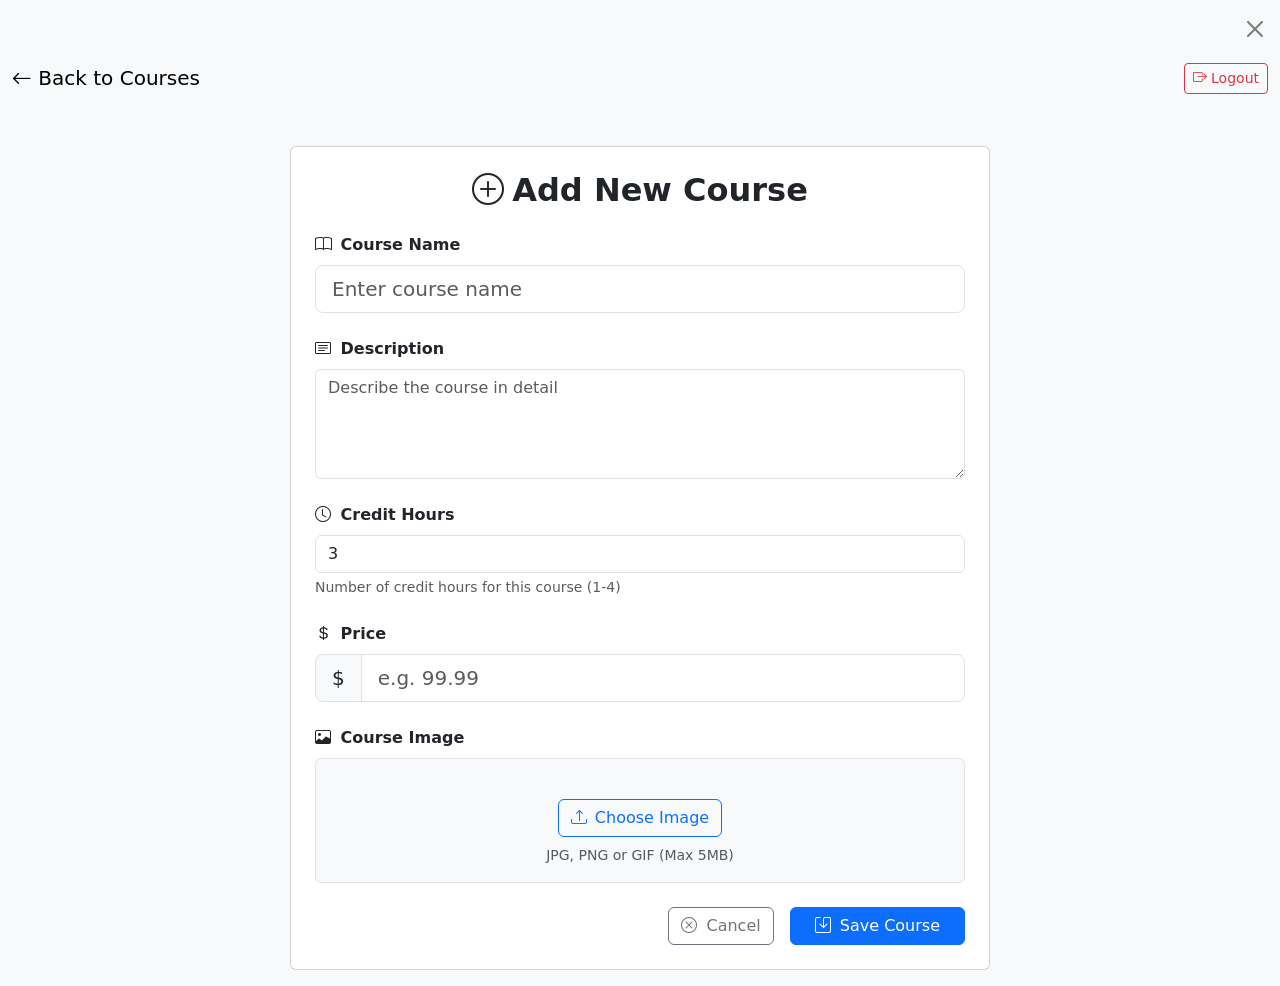
<file: src/main/resources/templates/add-course.html>
<!DOCTYPE html>
<html xmlns:th="http://www.thymeleaf.org" lang="en"
      xmlns:sec="http://www.thymeleaf.org/extras/spring-security">
<head>
    <meta charset="UTF-8">
    <title>Add New Course</title>
    <link href="https://cdn.jsdelivr.net/npm/bootstrap@5.3.0/dist/css/bootstrap.min.css" rel="stylesheet">
    <link rel="stylesheet" href="https://cdn.jsdelivr.net/npm/bootstrap-icons@1.9.1/font/bootstrap-icons.css">
    <link rel="stylesheet" th:href="@{/css/courses.css}">
</head>
<body class="bg-light">

<!-- Notification Container -->
<div id="notification" class="notification">
    <div class="alert alert-dismissible fade show" role="alert">
        <span id="notificationMessage"></span>
        <button type="button" class="btn-close" onclick="hideNotification()"></button>
    </div>
</div>

<nav class="navbar navbar-expand-lg navbar-light bg-light mb-4">
    <div class="container-fluid">
        <a class="navbar-brand"
           th:href="@{${@environment.getProperty('app.paths.frontend-base')} + ${@environment.getProperty('app.paths.course-base')}}">
            <i class="bi bi-arrow-left"></i> Back to Courses
        </a>
        <div class="d-flex">
            <button id="logoutBtn" class="btn btn-outline-danger btn-sm">
                <i class="bi bi-box-arrow-right"></i> Logout
            </button>
        </div>
    </div>
</nav>

<div class="container py-3">
    <div class="card mx-auto" style="max-width: 700px;">
        <div class="card-body p-4">
            <h2 class="card-title mb-4 text-center fw-bold">
                <i class="bi bi-plus-circle me-2"></i>Add New Course
            </h2>

            <form id="courseForm" onsubmit="submitForm(event)">
                <!-- Course Name -->
                <div class="mb-4">
                    <label for="name" class="form-label fw-semibold">
                        <i class="bi bi-book me-1"></i> Course Name
                    </label>
                    <input type="text" id="name" name="name" class="form-control form-control-lg"
                           placeholder="Enter course name" required>
                </div>

                <!-- Description -->
                <div class="mb-4">
                    <label for="description" class="form-label fw-semibold">
                        <i class="bi bi-card-text me-1"></i> Description
                    </label>
                    <textarea id="description" name="description" class="form-control"
                              rows="4" placeholder="Describe the course in detail" required></textarea>
                </div>

                <!-- Credit Hours -->
                <div class="mb-4">
                    <label for="creditHours" class="form-label fw-semibold">
                        <i class="bi bi-clock me-1"></i> Credit Hours
                    </label>
                    <input type="number" id="creditHours" name="creditHours" class="form-control"
                           min="1" max="10" value="3" required>
                    <div class="form-text">Number of credit hours for this course (1-4)</div>
                </div>

                <!-- Cost -->
                <div class="mb-4">
                    <label for="cost" class="form-label fw-semibold">
                        <i class="bi bi-currency-dollar me-1"></i> Price
                    </label>
                    <div class="input-group input-group-lg">
                        <span class="input-group-text">$</span>
                        <input type="number" id="cost" name="cost" step="0.01" min="0"
                               class="form-control" placeholder="e.g. 99.99" required>
                    </div>
                </div>

                <!-- Image Upload -->
                <div class="mb-4">
                    <label for="imageFile" class="form-label fw-semibold">
                        <i class="bi bi-image me-1"></i> Course Image
                    </label>
                    <div class="border rounded p-3 text-center bg-light">
                        <img id="imagePreview" class="img-fluid course-image-preview mb-3">
                        <div class="d-flex flex-column align-items-center">
                            <input type="file" id="imageFile" name="imageFile"
                                   class="form-control d-none" accept="image/*" required
                                   onchange="previewImage(this)">
                            <button type="button" class="btn btn-outline-primary mb-2"
                                    onclick="document.getElementById('imageFile').click()">
                                <i class="bi bi-upload me-2"></i>Choose Image
                            </button>
                            <small class="text-muted">JPG, PNG or GIF (Max 5MB)</small>
                        </div>
                    </div>
                </div>

                <!-- Submit Buttons -->
                <div class="d-grid gap-2 d-md-flex justify-content-md-end mt-4">
                    <button type="button" class="btn btn-outline-secondary me-md-2"
                            onclick="window.location.href=FRONTEND_BASE + COURSE_BASE">
                        <i class="bi bi-x-circle me-1"></i> Cancel
                    </button>
                    <button type="submit" class="btn btn-primary px-4" id="submitBtn">
                        <span class="spinner-border spinner-border-sm d-none" id="submitSpinner" role="status"></span>
                        <i class="bi bi-save me-1"></i> Save Course
                    </button>
                </div>
            </form>
        </div>
    </div>
</div>

<script>
  window.APP_CONFIG = {
    apiBase: "[[${@environment.getProperty('app.paths.api-base')}]]",
    authBase: "[[${@environment.getProperty('app.paths.auth-base')}]]",
    frontendBase: "[[${@environment.getProperty('app.paths.frontend-base')}]]",
    courseBase: "[[${@environment.getProperty('app.paths.course-base')}]]"
  };
</script>


<script th:src="@{/js/addCourse.js}"></script>

</body>
</html>
</file>
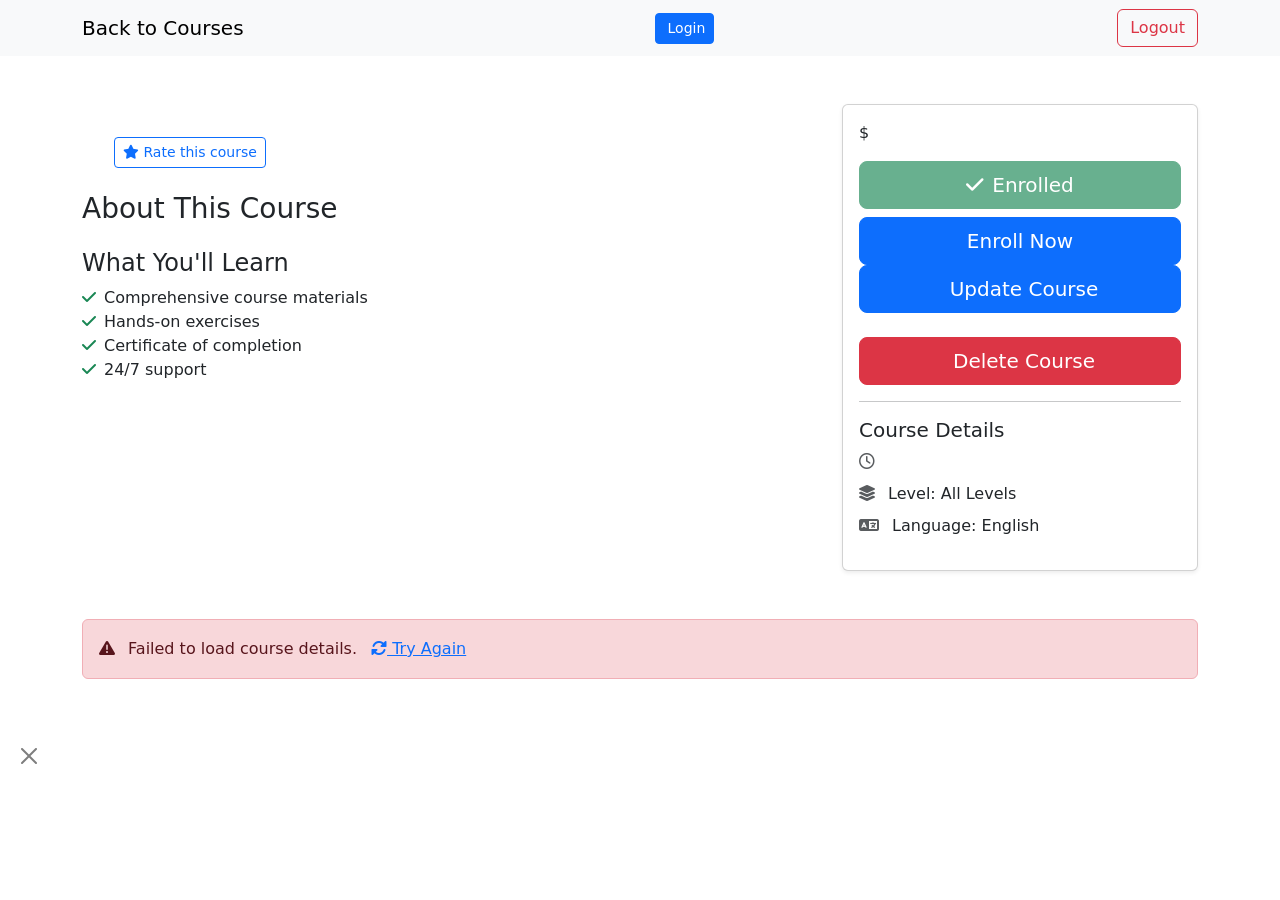
<file: src/main/resources/templates/course-details.html>
<!DOCTYPE html>
<html xmlns:th="http://www.thymeleaf.org" xmlns:sec="http://www.thymeleaf.org/extras/spring-security">
<head>
    <meta charset="UTF-8">
    <meta name="viewport" content="width=device-width, initial-scale=1.0">
    <title>Course Details</title>
    <link href="https://cdn.jsdelivr.net/npm/bootstrap@5.3.0/dist/css/bootstrap.min.css" rel="stylesheet">
    <link rel="stylesheet" href="https://cdnjs.cloudflare.com/ajax/libs/font-awesome/6.0.0/css/all.min.css">
    <link rel="stylesheet" th:href="@{/css/course-details.css}">
</head>
<body>
<nav class="navbar navbar-expand-lg navbar-light bg-light">
    <div class="container">
        <a class="navbar-brand"
           th:href="@{${@environment.getProperty('app.paths.frontend-base')} + ${@environment.getProperty('app.paths.course-base')}}">
            <i class="bi bi-arrow-left"></i> Back to Courses
        </a>

        <a sec:authorize="!isAuthenticated()"
           th:href="@{|${@environment.getProperty('app.paths.frontend-base')}/login|}"
           class="btn btn-primary btn-sm me-2">
            <i class="bi me-1"></i> Login
        </a>
        <div class="d-flex" sec:authorize="isAuthenticated()">
            <button id="logoutBtn" class="btn btn-outline-danger">
                <i class="bi bi-box-arrow-right"></i> Logout
            </button>
        </div>
    </div>
</nav>

<!-- TODO add the unenroll button ... it should be okay now-->

<div class="container my-5" th:if="${course != null}">
    <div class="row">
        <div class="col-lg-8">
            <img th:src="${course.imageUrl} ?: 'https://via.placeholder.com/800x400'"
                 class="course-image mb-4"
                 th:alt="${course.name} ?: 'Course Image'"
                 onerror="this.onerror=null; this.src='https://via.placeholder.com/800x400'">

            <h1 th:text="${course.name} ?: 'Untitled Course'"></h1>

            <div class="d-flex align-items-center mb-4">
                <div class="rating me-3" id="ratingStars">
                    <!-- Stars will be inserted here by JavaScript -->
                </div>
                <span class="text-muted me-3" id="averageRating">
                    <!-- Rating value will be inserted here by JavaScript -->
                </span>
                <button th:if="${isEnrolled}" type="button" class="btn btn-sm btn-outline-primary" data-bs-toggle="modal" data-bs-target="#rateCourseModal" sec:authorize="hasRole('ROLE_STUDENT')">
                    <i class="fas fa-star"></i> Rate this course
                </button>
            </div>

            <!-- Rating Modal -->
            <div class="modal fade" id="rateCourseModal" tabindex="-1" aria-labelledby="rateCourseModalLabel" aria-hidden="true" >
                <div class="modal-dialog"  th:if="${isEnrolled}">
                    <div class="modal-content">
                        <div class="modal-header">
                            <h5 class="modal-title" id="rateCourseModalLabel">Rate this course</h5>
                            <button type="button" class="btn-close" data-bs-dismiss="modal" aria-label="Close"></button>
                        </div>
                        <div class="modal-body text-center">
                            <div class="star-rating mb-3">
                                <input type="radio" id="star5" name="rating" value="5" /><label for="star5" title="5 stars">
                                    <i class="far fa-star"></i>
                                </label>
                                <input type="radio" id="star4" name="rating" value="4" /><label for="star4" title="4 stars">
                                    <i class="far fa-star"></i>
                                </label>
                                <input type="radio" id="star3" name="rating" value="3" /><label for="star3" title="3 stars">
                                    <i class="far fa-star"></i>
                                </label>
                                <input type="radio" id="star2" name="rating" value="2" /><label for="star2" title="2 stars">
                                    <i class="far fa-star"></i>
                                </label>
                                <input type="radio" id="star1" name="rating" value="1" /><label for="star1" title="1 star">
                                    <i class="far fa-star"></i>
                                </label>
                            </div>
                            <div id="ratingError" class="text-danger mb-3 d-none">
                                Please select a rating
                            </div>
                        </div>
                        <div class="modal-footer">
                            <button type="button" class="btn btn-secondary" data-bs-dismiss="modal">Cancel</button>
                            <button type="button" class="btn btn-primary" id="submitRating">Submit Rating</button>
                        </div>
                    </div>
                </div>
            </div>

            <div class="course-content">
                <h3>About This Course</h3>
                <p class="lead" th:text="${course.description} ?: 'No description available.'"></p>

                <div class="mt-4">
                    <h4>What You'll Learn</h4>
                    <ul class="list-unstyled">
                        <li><i class="fas fa-check text-success me-2"></i>Comprehensive course materials</li>
                        <li><i class="fas fa-check text-success me-2"></i>Hands-on exercises</li>
                        <li><i class="fas fa-check text-success me-2"></i>Certificate of completion</li>
                        <li><i class="fas fa-check text-success me-2"></i>24/7 support</li>
                    </ul>
                </div>
            </div>
        </div>

        <div class="col-lg-4">
            <div class="card shadow-sm">
                <div class="card-body">
                    <div class="price mb-3">
                        $<span th:text="${#numbers.formatDecimal(course.cost, 0, 2)}"></span>
                    </div>

                    <div class="d-grid gap-2" sec:authorize="!hasRole('ROLE_ADMIN') ">
                        <button class="btn btn-success btn-lg" disabled th:if="${isEnrolled}">
                            <i class="fas fa-check me-2"></i>Enrolled
                        </button>
                        <button class="btn btn-primary btn-lg enroll-btn" sec:authorize="isAuthenticated()" th:if="${isEnrolled == false}">
                            Enroll Now
                        </button>
                    </div>

                    <div class="d-grid gap-2" sec:authorize="hasRole('ROLE_ADMIN')">
                        <a class="btn btn-primary btn-lg enroll-btn"
                           th:href="${@environment.getProperty('app.paths.frontend-base')} + ${@environment.getProperty('app.paths.course-base')} + '/update/' + ${course.id}">
                            <i class="bi bi-pencil-square me-2"></i>Update Course
                        </a>
                    </div>
                    <br>

                      <div class="d-grid gap-2" sec:authorize="hasRole('ROLE_ADMIN')">
                        <a class="btn btn-danger btn-lg deleteCourse-btn">

                            <i class="bi bi-pencil-square me-2"></i>Delete Course
                        </a>
                    </div>

                    <hr>

                    <div class="mb-3">
                        <h5>Course Details</h5>
                        <ul class="list-unstyled">
                            <li class="mb-2">
                                <i class="far fa-clock me-2 text-muted"></i>
                                <span th:text="'Duration: ' + ${course.creditHours} + ' hours'"></span>
                            </li>
                            <li class="mb-2">
                                <i class="fas fa-layer-group me-2 text-muted"></i>
                                <span>Level: All Levels</span>
                            </li>
                            <li class="mb-2">
                                <i class="fas fa-language me-2 text-muted"></i>
                                <span>Language: English</span>
                            </li>
                        </ul>
                    </div>
                </div>
            </div>
        </div>
    </div>
</div>

<div class="container my-5" th:unless="${course != null}">
    <div class="alert alert-danger" role="alert">
        <i class="fas fa-exclamation-triangle me-2"></i>
        Failed to load course details.
        <button class="btn btn-link p-0 ms-2" onclick="window.location.reload()">
            <i class="fas fa-sync-alt"></i> Try Again
        </button>
    </div>
</div>

<script>
  window.APP_CONFIG = {
    apiBase: "[[${@environment.getProperty('app.paths.api-base')}]]",
    authBase: "[[${@environment.getProperty('app.paths.auth-base')}]]",
    frontendBase: "[[${@environment.getProperty('app.paths.frontend-base')}]]",
    courseBase: "[[${@environment.getProperty('app.paths.course-base')}]]",
    userBase: "[[${@environment.getProperty('app.paths.user-base')}]]",
    enrollmentBase: "[[${@environment.getProperty('app.paths.enrollment-base')}]]"
  };
</script>


<!-- Notification box -->

<div id="notification" class="notification-container">
    <div id="alertBox" class="alert" role="alert">
        <span id="notificationMessage"></span>
        <button type="button" class="btn-close" onclick="hideNotification()" aria-label="Close"></button>
    </div>
</div>

<!-- Confirmation Modal -->
<div class="modal fade" id="confirmationModal" tabindex="-1" aria-labelledby="confirmationModalLabel" aria-hidden="true">
    <div class="modal-dialog modal-dialog-centered">
        <div class="modal-content">
            <div class="modal-header bg-light">
                <h5 class="modal-title" id="confirmationModalLabel">Confirm Action</h5>
                <button type="button" class="btn-close" data-bs-dismiss="modal" aria-label="Close"></button>
            </div>
            <div class="modal-body" id="confirmationMessage">
                <!-- Message will be inserted here -->
            </div>
            <div class="modal-footer">
                <button type="button" class="btn btn-secondary" data-bs-dismiss="modal">Cancel</button>
                <button type="button" class="btn btn-primary" id="confirmAction">Confirm</button>
            </div>
        </div>
    </div>
</div>

<script src="https://cdn.jsdelivr.net/npm/bootstrap@5.3.0/dist/js/bootstrap.bundle.min.js"></script>
<script th:src="@{/js/course-details.js}"></script>
</body>
</html>
</file>
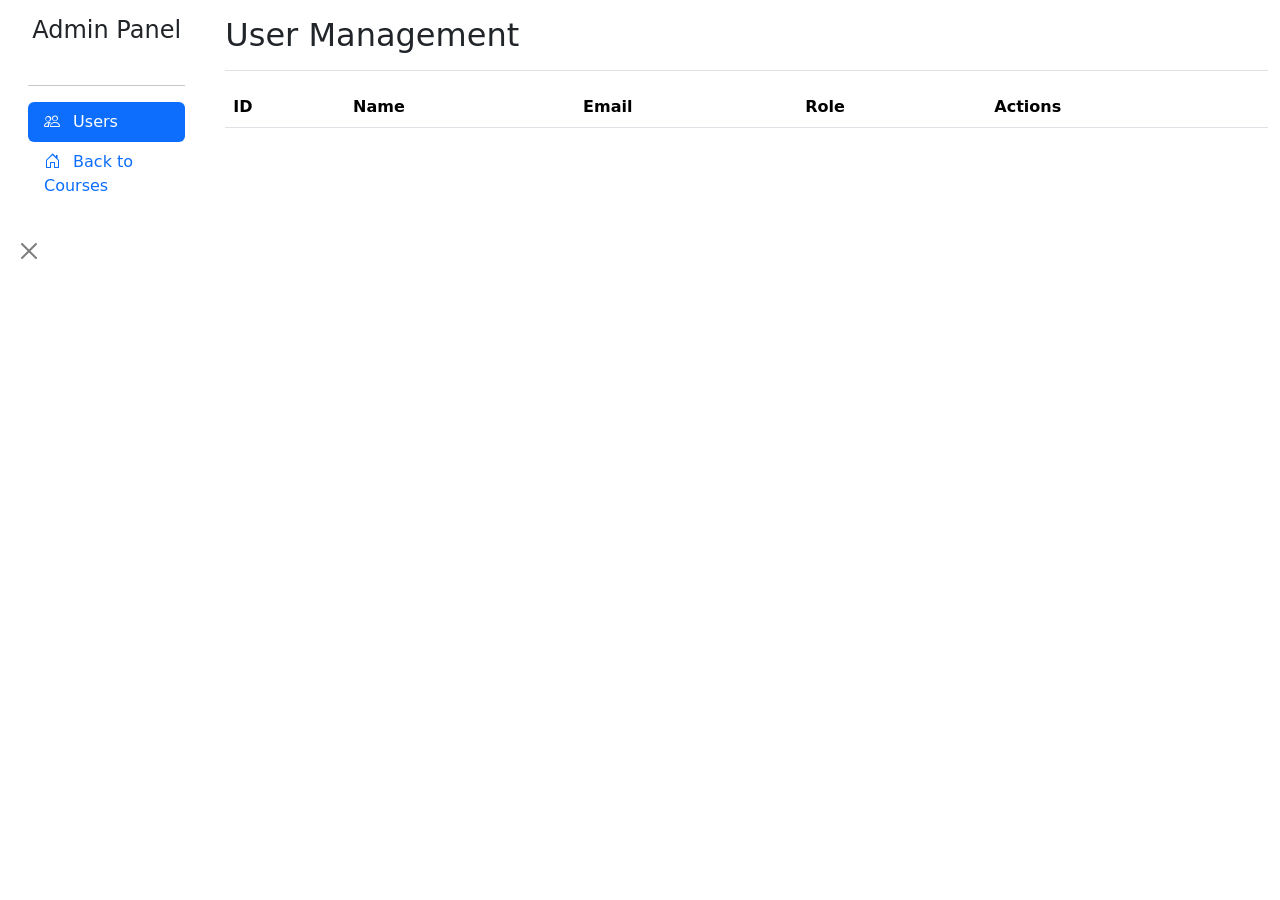
<file: src/main/resources/templates/dashboard-admin.html>
<!DOCTYPE html>
<html xmlns:th="http://www.thymeleaf.org"
      xmlns:sec="http://www.thymeleaf.org/extras/spring-security">
<head>
    <meta charset="UTF-8">
    <meta name="viewport" content="width=device-width, initial-scale=1.0">
    <title>Admin Dashboard - Course Center</title>
    <link href="https://cdn.jsdelivr.net/npm/bootstrap@5.3.0/dist/css/bootstrap.min.css" rel="stylesheet">
    <link rel="stylesheet" href="https://cdn.jsdelivr.net/npm/bootstrap-icons@1.10.0/font/bootstrap-icons.css">
    <link rel="stylesheet" th:href="@{/css/dashboard.css}">
    <link rel="stylesheet" th:href="@{/css/course-details.css}">


</head>
<body>

<!--
    TODO i want to show content based on the authentication ... either by separate files or by separate sec:authorize
    TODO Make sure that the url here is only for auth
    TODO in the student dashboard just show it's current enrolled courses and random 3 courses that he is not enrolled and show it's data

-->

<div class="container-fluid">
    <div class="row">
        <!-- Sidebar -->
        <div class="col-md-2 sidebar">
            <div class="d-flex flex-column p-3">
                <h4 class="text-center mb-4">Admin Panel</h4>
                <hr>
                <ul class="nav nav-pills flex-column mb-auto">
                    <li class="nav-item">
                        <a href="#" class="nav-link active" id="users-tab">
                            <i class="bi bi-people me-2"></i> Users
                        </a>
                    </li>
                    <li class="nav-item">
                        <a th:href="@{${@environment.getProperty('app.paths.frontend-base')} + ${@environment.getProperty('app.paths.course-base')}}" class="nav-link">
                            <i class="bi bi-house-door me-2"></i> Back to Courses
                        </a>
                    </li>
                </ul>
            </div>
        </div>

        <!-- Main content -->
        <div class="col-md-10 main-content">
            <div class="d-flex justify-content-between flex-wrap flex-md-nowrap align-items-center pt-3 pb-2 mb-3 border-bottom">
                <h1 class="h2">User Management</h1>
            </div>

            <!-- Users Table -->
            <div class="table-responsive">
                <table class="table table-hover">
                    <thead>
                    <tr>
                        <th>ID</th>
                        <th>Name</th>
                        <th>Email</th>
                        <th>Role</th>
                        <th>Actions</th>
                    </tr>
                    </thead>
                    <tbody id="usersTableBody">
                    <!-- Users will be loaded here via JavaScript -->
                    </tbody>
                </table>
            </div>

            <!-- Pagination -->
            <nav aria-label="Page navigation" class="mt-4">
                <ul class="pagination justify-content-center" id="pagination">
                    <!-- Pagination will be added here via JavaScript -->
                </ul>
            </nav>
        </div>
    </div>
</div>


<!-- Notification box -->

<div id="notification" class="notification-container">
    <div id="alertBox" class="alert" role="alert">
        <span id="notificationMessage"></span>
        <button type="button" class="btn-close" onclick="hideNotification()" aria-label="Close"></button>
    </div>
</div>


<script src="https://cdn.jsdelivr.net/npm/bootstrap@5.3.0/dist/js/bootstrap.bundle.min.js"></script>
<script>

  window.APP_CONFIG = {
    apiBase: "[[${@environment.getProperty('app.paths.api-base')}]]",
    authBase: "[[${@environment.getProperty('app.paths.auth-base')}]]",
    frontendBase: "[[${@environment.getProperty('app.paths.frontend-base')}]]",
    userBase: "[[${@environment.getProperty('app.paths.user-base')}]]",
    courseBase: "[[${@environment.getProperty('app.paths.course-base')}]]"
  };

</script>

<script th:src="@{/js/dashboard.js}"></script>
</body>
</html>
</file>
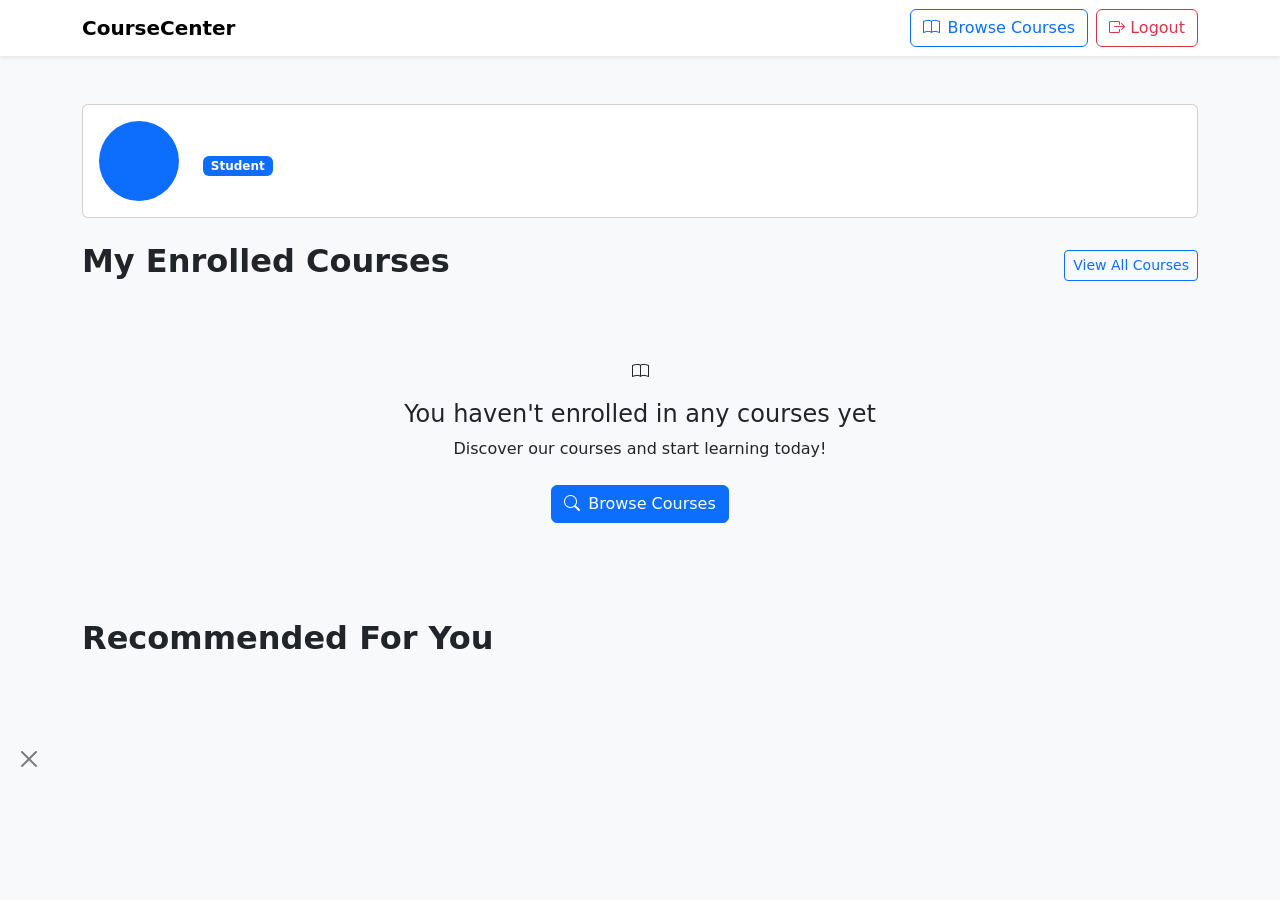
<file: src/main/resources/templates/dashboard-student.html>
<!DOCTYPE html>
<html xmlns:th="http://www.thymeleaf.org"
      xmlns:sec="http://www.thymeleaf.org/extras/spring-security">
<head>
    <meta charset="UTF-8">
    <meta name="viewport" content="width=device-width, initial-scale=1.0">
    <title>Student Dashboard - Course Center</title>
    <link href="https://cdn.jsdelivr.net/npm/bootstrap@5.3.0/dist/css/bootstrap.min.css" rel="stylesheet">
    <link rel="stylesheet" href="https://cdn.jsdelivr.net/npm/bootstrap-icons@1.10.0/font/bootstrap-icons.css">
    <link rel="stylesheet" href="https://cdnjs.cloudflare.com/ajax/libs/font-awesome/6.0.0/css/all.min.css">
    <link rel="stylesheet" th:href="@{/css/dashboard.css}">
</head>
<body class="bg-light">
<!-- Navigation -->
<nav class="navbar navbar-expand-lg navbar-light bg-white shadow-sm mb-4">
    <div class="container">
        <a class="navbar-brand fw-bold" th:href="@{/}">CourseCenter</a>
        <div class="d-flex align-items-center">
            <a th:href="@{${@environment.getProperty('app.paths.frontend-base')} + ${@environment.getProperty('app.paths.course-base')}}"
               class="btn btn-outline-primary me-2">
                <i class="bi bi-book me-1"></i> Browse Courses
            </a>

            <button id="logoutBtn" class="btn btn-outline-danger">
                <i class="bi bi-box-arrow-right"></i> Logout
            </button>
        </div>
    </div>
</nav>

<!-- Main Content -->
<div class="container py-4">
    <!-- User Profile Section -->
    <div class="card mb-4 user-profile-card">
        <div class="card-body">
            <div class="d-flex align-items-center">
                <div class="rounded-circle bg-primary text-white d-flex align-items-center justify-content-center"
                     style="width: 80px; height: 80px; font-size: 2rem;">
                </div>
                <div class="ms-4">
                    <h3 class="mb-1" sec:authentication="principal.fullName"></h3>
                    <p class="text-muted mb-2" sec:authentication="principal.email"></p>
                    <span class="badge bg-primary">Student</span>
                </div>
            </div>
        </div>
    </div>

    <!-- Enrolled Courses Section -->
    <div class="mb-5">
        <div class="d-flex justify-content-between align-items-center mb-4">
            <h2 class="fw-bold">My Enrolled Courses</h2>
            <a th:href="@{${@environment.getProperty('app.paths.frontend-base')} + ${@environment.getProperty('app.paths.course-base')}}"
               class="btn btn-sm btn-outline-primary">View All Courses</a>
        </div>
        <div id="enrolledCourses" class="row g-4">
            <!-- Enrolled courses will be loaded here -->
            <div class="col-12 text-center py-5" id="noEnrolledCourses">
                <div class="empty-state">
                    <i class="bi bi-book"></i>
                    <h4 class="mt-3">You haven't enrolled in any courses yet</h4>
                    <p class="mb-4">Discover our courses and start learning today!</p>
                    <a th:href="@{/courses}" class="btn btn-primary">
                        <i class="bi bi-search me-2"></i>Browse Courses
                    </a>
                </div>
            </div>
        </div>
    </div>

    <!-- Recommended Courses Section -->
    <div class="mb-5">
        <h2 class="fw-bold mb-4">Recommended For You</h2>
        <div id="recommendedCourses">
            <div class="row g-4" id="recommendedCoursesContainer">
                <!-- Recommended courses will be loaded here -->
            </div>
            <div id="loadingSpinner" class="loading-spinner"></div>
        </div>
    </div>
</div>


<!-- Notification box -->

<div id="notification" class="notification-container">
    <div id="alertBox" class="alert" role="alert">
        <span id="notificationMessage"></span>
        <button type="button" class="btn-close" onclick="hideNotification()" aria-label="Close"></button>
    </div>
</div>

<!-- Confirmation Modal -->
<div class="modal fade" id="confirmationModal" tabindex="-1" aria-labelledby="confirmationModalLabel"
     aria-hidden="true">
    <div class="modal-dialog modal-dialog-centered">
        <div class="modal-content">
            <div class="modal-header bg-light">
                <h5 class="modal-title" id="confirmationModalLabel">Confirm Action</h5>
                <button type="button" class="btn-close" data-bs-dismiss="modal" aria-label="Close"></button>
            </div>
            <div class="modal-body" id="confirmationMessage">
                <!-- Message will be inserted here -->
            </div>
            <div class="modal-footer">
                <button type="button" class="btn btn-secondary" data-bs-dismiss="modal">Cancel</button>
                <button type="button" class="btn btn-primary" id="confirmAction">Confirm</button>
            </div>
        </div>
    </div>
</div>
<script src="https://cdn.jsdelivr.net/npm/bootstrap@5.3.0/dist/js/bootstrap.bundle.min.js"></script>
<script>
  window.APP_CONFIG = {
    apiBase: "[[${@environment.getProperty('app.paths.api-base')}]]",
    authBase: "[[${@environment.getProperty('app.paths.auth-base')}]]",
    frontendBase: "[[${@environment.getProperty('app.paths.frontend-base')}]]",
    userBase: "[[${@environment.getProperty('app.paths.user-base')}]]",
    courseBase: "[[${@environment.getProperty('app.paths.course-base')}]]",
    enrollmentBase: "[[${@environment.getProperty('app.paths.enrollment-base')}]]"
  };
</script>
<script th:src="@{/js/dashboard-student.js}"></script>
</body>
</html>
</file>
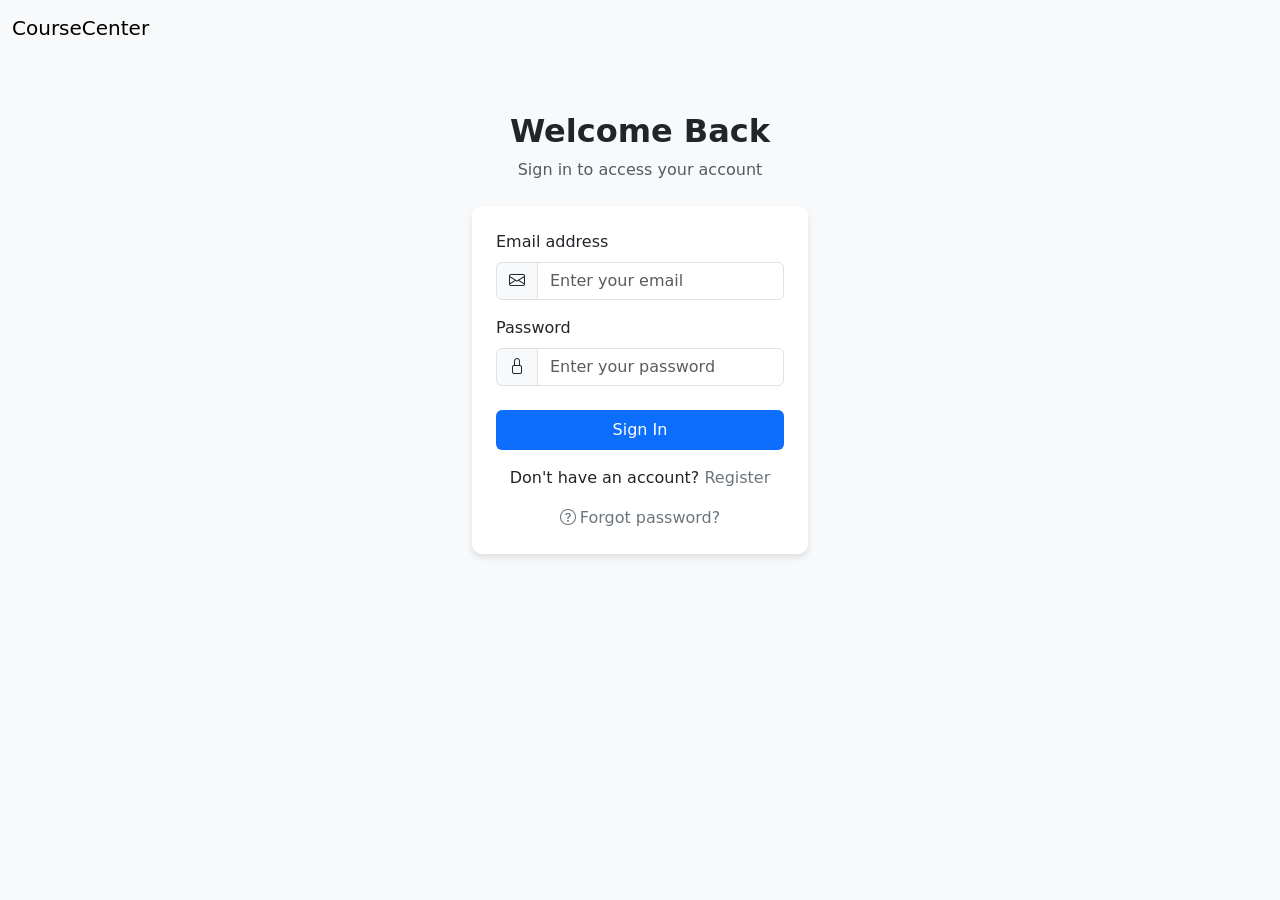
<file: src/main/resources/templates/login.html>
<!DOCTYPE html>
<html xmlns:th="http://www.thymeleaf.org"
      xmlns:sec="http://www.thymeleaf.org/extras/spring-security"
      lang="en">
<head>
    <meta charset="UTF-8">
    <meta name="viewport" content="width=device-width, initial-scale=1.0">
    <title>Login - Course Center</title>
    <link href="https://cdn.jsdelivr.net/npm/bootstrap@5.3.0/dist/css/bootstrap.min.css" rel="stylesheet">
    <link rel="stylesheet" href="https://cdn.jsdelivr.net/npm/bootstrap-icons@1.9.1/font/bootstrap-icons.css">
    <link rel="stylesheet" href="https://cdnjs.cloudflare.com/ajax/libs/font-awesome/6.0.0/css/all.min.css">
    <style>
        body {
            background-color: #f8f9fa;
            min-height: 100vh;
            display: flex;
            flex-direction: column;
        }

        .login-container {
            max-width: 400px;
            margin: auto;
            padding: 2rem;
        }

        .card {
            border: none;
            border-radius: 10px;
            box-shadow: 0 4px 6px rgba(0, 0, 0, 0.1);
            transition: transform 0.2s ease, box-shadow 0.2s ease;
        }

        .card:hover {
            transform: translateY(-5px);
            box-shadow: 0 8px 16px rgba(0, 0, 0, 0.1);
        }

        .form-control:focus {
            border-color: #0d6efd;
            box-shadow: 0 0 0 0.25rem rgba(13, 110, 253, 0.25);
        }

        .btn-primary {
            background-color: #0d6efd;
            border: none;
            padding: 0.5rem 1.5rem;
        }

        .btn-primary:hover {
            background-color: #0b5ed7;
        }

        .forgot-password {
            color: #6c757d;
            text-decoration: none;
        }

        .forgot-password:hover {
            color: #0d6efd;
        }
    </style>
</head>
<body class="bg-light">
<nav class="navbar navbar-expand-lg navbar-light bg-light mb-4">
    <div class="container-fluid">
        <a class="navbar-brand"
           th:href="@{${@environment.getProperty('app.paths.frontend-base')} + ${@environment.getProperty('app.paths.course-base')}}">
            CourseCenter
        </a>
    </div>
</nav>

<div class="container">
    <div class="login-container">
        <div class="text-center mb-4">
            <h2 class="fw-bold">Welcome Back</h2>
            <p class="text-muted">Sign in to access your account</p>
        </div>

        <div class="card">
            <div class="card-body p-4">
                <!-- Display error message if authentication fails (hidden by default) -->
                <div id="errorAlert" class="alert alert-danger alert-dismissible fade show d-none" role="alert">
                    <i class="bi bi-exclamation-triangle-fill me-2"></i>
                    Invalid email or password. Please try again.
                    <button type="button" class="btn-close" data-bs-dismiss="alert" aria-label="Close"></button>
                </div>

                <!-- Display message if user logs out (hidden by default) -->
                <div id="logoutAlert" class="alert alert-success alert-dismissible fade show d-none" role="alert">
                    <i class="bi bi-check-circle-fill me-2"></i>
                    You have been logged out successfully.
                    <button type="button" class="btn-close" data-bs-dismiss="alert" aria-label="Close"></button>
                </div>

                <form id="loginForm">
                    <div class="mb-3">
                        <label for="email" class="form-label">Email address</label>
                        <div class="input-group">
                            <span class="input-group-text"><i class="bi bi-envelope"></i></span>
                            <input type="email" class="form-control" id="email" name="email"
                                   placeholder="Enter your email" required>
                        </div>
                    </div>
                    <div class="mb-4">
                        <label for="password" class="form-label">Password</label>
                        <div class="input-group">
                            <span class="input-group-text"><i class="bi bi-lock"></i></span>
                            <input type="password" class="form-control" id="password" name="password"
                                   placeholder="Enter your password" required>
                        </div>
                    </div>
                    <div class="d-grid gap-2">
                        <button type="submit" class="btn btn-primary py-2">
                            <span id="loginText">Sign In</span>
                            <div id="loginSpinner" class="spinner-border spinner-border-sm d-none" role="status">
                                <span class="visually-hidden">Loading...</span>
                            </div>
                        </button>
                    </div>
                </form>

                <div class="text-center mt-3">

                    Don't have an account?<a class="forgot-password"
                                             th:href="@{${@environment.getProperty('app.paths.frontend-base')} + '/register'}">
                    Register
                </a>
                </div>
                <div class="text-center mt-3">
                    <a href="#" class="forgot-password">
                        <i class="bi bi-question-circle me-1"></i>Forgot password?
                    </a>
                </div>
            </div>
        </div>
    </div>
</div>

<!-- Bootstrap JS Bundle with Popper -->
<script src="https://cdn.jsdelivr.net/npm/bootstrap@5.3.0/dist/js/bootstrap.bundle.min.js"></script>

<script>
  const API_BASE = "[[${@environment.getProperty('app.paths.api-base')}]]";
  const AUTH_BASE = "[[${@environment.getProperty('app.paths.auth-base')}]]";
  const FRONTEND_BASE = "[[${@environment.getProperty('app.paths.frontend-base')}]]";
  const COURSE_BASE = "[[${@environment.getProperty('app.paths.course-base')}]]";

  // Check URL parameters on page load
  window.addEventListener('DOMContentLoaded', () => {
    const urlParams = new URLSearchParams(window.location.search);

    // Show logout message if logout parameter exists
    if (urlParams.get('logout') === 'true') {
      document.getElementById('logoutAlert').classList.remove('d-none');
    }

    // Show error message if error parameter exists
    if (urlParams.get('error') === 'true') {
      document.getElementById('errorAlert').classList.remove('d-none');
    }
  });

  document.getElementById("loginForm").addEventListener("submit", async (e) => {
    e.preventDefault();

    const email = document.getElementById("email").value;
    const password = document.getElementById("password").value;
    const loginBtn = document.querySelector("#loginForm button[type='submit']");
    const loginText = document.getElementById("loginText");
    const loginSpinner = document.getElementById("loginSpinner");

    // Show loading state
    loginBtn.disabled = true;
    loginText.textContent = "Signing in...";
    loginSpinner.classList.remove("d-none");

    try {
      const response = await fetch(`${API_BASE}${AUTH_BASE}/login`, {
        method: "POST",
        headers: {
          "Content-Type": "application/json",
        },
        body: JSON.stringify({email, password}),
        credentials: "include"
      });

      if (response.ok) {
        window.location.href = FRONTEND_BASE + COURSE_BASE;
      } else {
        const error = await response.text();
        showNotification("Invalid email or password. Please try again.", "danger");
        // Clear password field on error
        document.getElementById("password").value = "";
      }
    } catch (error) {
      console.error("Login error:", error);
      showNotification("An error occurred. Please try again later.", "danger");
    } finally {
      // Reset button state
      loginBtn.disabled = false;
      loginText.textContent = "Sign In";
      loginSpinner.classList.add("d-none");
    }
  });

  // Show notification function
  function showNotification(message, type = 'success') {
    const alertDiv = document.createElement('div');
    alertDiv.className = `alert alert-${type} alert-dismissible fade show position-fixed top-0 end-0 m-3`;
    alertDiv.style.zIndex = '1100';
    alertDiv.role = 'alert';
    alertDiv.innerHTML = `
      <i class="bi ${type === 'danger' ? 'bi-exclamation-triangle-fill' : 'bi-check-circle-fill'} me-2"></i>
      ${message}
      <button type="button" class="btn-close" data-bs-dismiss="alert" aria-label="Close"></button>
    `;
    document.body.appendChild(alertDiv);

    // Auto-remove after 5 seconds
    setTimeout(() => {
      const bsAlert = new bootstrap.Alert(alertDiv);
      bsAlert.close();
    }, 5000);
  }
</script>
</body>
</html>
</file>
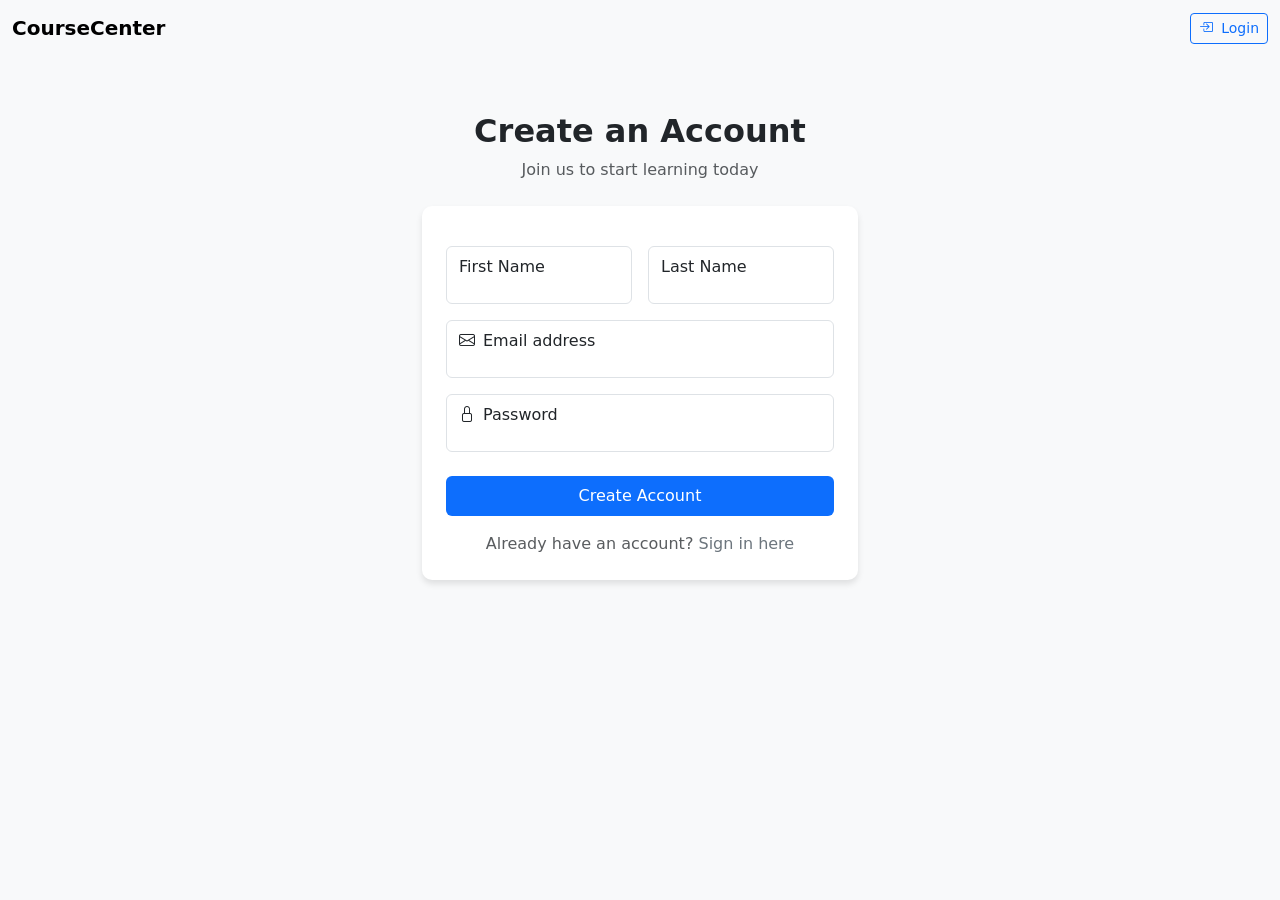
<file: src/main/resources/templates/register.html>
<!DOCTYPE html>
<html xmlns:th="http://www.thymeleaf.org"
      xmlns:sec="http://www.thymeleaf.org/extras/spring-security"
      lang="en">
<head>
    <meta charset="UTF-8">
    <meta name="viewport" content="width=device-width, initial-scale=1.0">
    <title>Register - Course Center</title>
    <link href="https://cdn.jsdelivr.net/npm/bootstrap@5.3.0/dist/css/bootstrap.min.css" rel="stylesheet">
    <link rel="stylesheet" href="https://cdn.jsdelivr.net/npm/bootstrap-icons@1.9.1/font/bootstrap-icons.css">
    <link rel="stylesheet" href="https://cdnjs.cloudflare.com/ajax/libs/font-awesome/6.0.0/css/all.min.css">
    <style>
        body {
            background-color: #f8f9fa;
            min-height: 100vh;
            display: flex;
            flex-direction: column;
        }

        .register-container {
            max-width: 500px;
            margin: auto;
            padding: 2rem;
        }

        .card {
            border: none;
            border-radius: 10px;
            box-shadow: 0 4px 6px rgba(0, 0, 0, 0.1);
            transition: transform 0.2s ease, box-shadow 0.2s ease;
        }

        .card:hover {
            transform: translateY(-5px);
            box-shadow: 0 8px 16px rgba(0, 0, 0, 0.1);
        }

        .form-control:focus {
            border-color: #0d6efd;
            box-shadow: 0 0 0 0.25rem rgba(13, 110, 253, 0.25);
        }

        .btn-primary {
            background-color: #0d6efd;
            border: none;
            padding: 0.5rem 1.5rem;
        }

        .btn-primary:hover {
            background-color: #0b5ed7;
        }

        .login-link {
            color: #6c757d;
            text-decoration: none;
        }

        .login-link:hover {
            color: #0d6efd;
        }

        .form-floating > label {
            padding: 0.5rem 0.75rem;
        }

        .form-floating > .form-control:focus ~ label,
        .form-floating > .form-control:not(:placeholder-shown) ~ label {
            padding: 0.5rem 0.75rem;
        }
    </style>
</head>
<body class="bg-light">
<nav class="navbar navbar-expand-lg navbar-light bg-light mb-4">
    <div class="container-fluid">
        <a class="navbar-brand fw-bold" href="#">CourseCenter</a>
        <div class="d-flex">
            <a th:href="@{${@environment.getProperty('app.paths.frontend-base')} + '/login'}"
               class="btn btn-outline-primary btn-sm">
                <i class="bi bi-box-arrow-in-right me-1"></i> Login
            </a>
        </div>
    </div>
</nav>

<div class="container">
    <div class="register-container">
        <div class="text-center mb-4">
            <h2 class="fw-bold">Create an Account</h2>
            <p class="text-muted">Join us to start learning today</p>
        </div>

        <div class="card">
            <div class="card-body p-4">
                <div id="message" class="mb-3"></div>

                <form id="registerForm">
                    <div class="row g-3">
                        <div class="col-md-6">
                            <div class="form-floating mb-3">
                                <input type="text" class="form-control" id="firstName" name="firstName"
                                       placeholder="John" required>
                                <label for="firstName">First Name</label>
                            </div>
                        </div>
                        <div class="col-md-6">
                            <div class="form-floating mb-3">
                                <input type="text" class="form-control" id="lastName" name="lastName"
                                       placeholder="Doe" required>
                                <label for="lastName">Last Name</label>
                            </div>
                        </div>
                    </div>

                    <div class="form-floating mb-3">
                        <input type="email" class="form-control" id="email" name="email"
                               placeholder="name@example.com" required>
                        <label for="email">
                            <i class="bi bi-envelope me-2"></i>Email address
                        </label>
                    </div>

                    <div class="form-floating mb-4">
                        <input type="password" class="form-control" id="password" name="password"
                               placeholder="Password" required>
                        <label for="password">
                            <i class="bi bi-lock me-2"></i>Password
                        </label>
                    </div>

                    <div class="d-grid gap-2">
                        <button type="submit" class="btn btn-primary py-2">
                            <span id="registerText">Create Account</span>
                            <div id="registerSpinner" class="spinner-border spinner-border-sm d-none" role="status">
                                <span class="visually-hidden">Loading...</span>
                            </div>
                        </button>
                    </div>
                </form>

                <div class="text-center mt-3">
                    <span class="text-muted">Already have an account? </span>
                    <a th:href="@{${@environment.getProperty('app.paths.frontend-base')} + '/login'}"
                       class="login-link"> Sign in here
                    </a>
                </div>
            </div>
        </div>
    </div>
</div>

<!-- Bootstrap JS Bundle with Popper -->
<script src="https://cdn.jsdelivr.net/npm/bootstrap@5.3.0/dist/js/bootstrap.bundle.min.js"></script>

<script>
  const API_BASE = "[[${@environment.getProperty('app.paths.api-base')}]]";
  const AUTH_BASE = "[[${@environment.getProperty('app.paths.auth-base')}]]";
  const FRONTEND_BASE = "[[${@environment.getProperty('app.paths.frontend-base')}]]";
  const LOGIN_PATH = FRONTEND_BASE + '/login'

  document.getElementById('registerForm').addEventListener('submit', async (e) => {
    e.preventDefault();

    const form = e.target;
    const formData = new FormData(form);
    const data = Object.fromEntries(formData);
    const registerBtn = form.querySelector('button[type="submit"]');
    const registerText = document.getElementById('registerText');
    const registerSpinner = document.getElementById('registerSpinner');
    const messageDiv = document.getElementById('message');

    // Show loading state
    registerBtn.disabled = true;
    registerText.textContent = 'Creating Account...';
    registerSpinner.classList.remove('d-none');
    messageDiv.innerHTML = '';

    try {
      const response = await fetch(`${API_BASE}${AUTH_BASE}/register`, {
        method: 'POST',
        headers: {
          'Content-Type': 'application/json',
        },
        body: JSON.stringify(data),
        credentials: 'include'
      });

      if (response.ok) {
        showNotification('Registration successful! Redirecting to login...', 'success');
        setTimeout(() => {
          window.location.href = LOGIN_PATH;
        }, 2000);
      } else {
        const error = await response.json();
        showNotification(error.message || 'Registration failed. Please try again.', 'danger');
      }
    } catch (error) {
      console.error('Registration error:', error);
      showNotification('An error occurred. Please try again later.', 'danger');
    } finally {
      // Reset button state
      registerBtn.disabled = false;
      registerText.textContent = 'Create Account';
      registerSpinner.classList.add('d-none');
    }
  });

  // Show notification function
  function showNotification(message, type = 'success') {
    const messageDiv = document.getElementById('message');
    messageDiv.innerHTML = `
      <div class="alert alert-${type} alert-dismissible fade show" role="alert">
        <i class="bi ${type === 'danger' ? 'bi-exclamation-triangle-fill' : 'bi-check-circle-fill'} me-2"></i>
        ${message}
        <button type="button" class="btn-close" data-bs-dismiss="alert" aria-label="Close"></button>
      </div>
    `;

    // Auto-remove after 5 seconds for success messages
    if (type !== 'danger') {
      setTimeout(() => {
        const alert = messageDiv.querySelector('.alert');
        if (alert) {
          const bsAlert = new bootstrap.Alert(alert);
          bsAlert.close();
        }
      }, 5000);
    }
  }
</script>
</body>
</html>
</file>
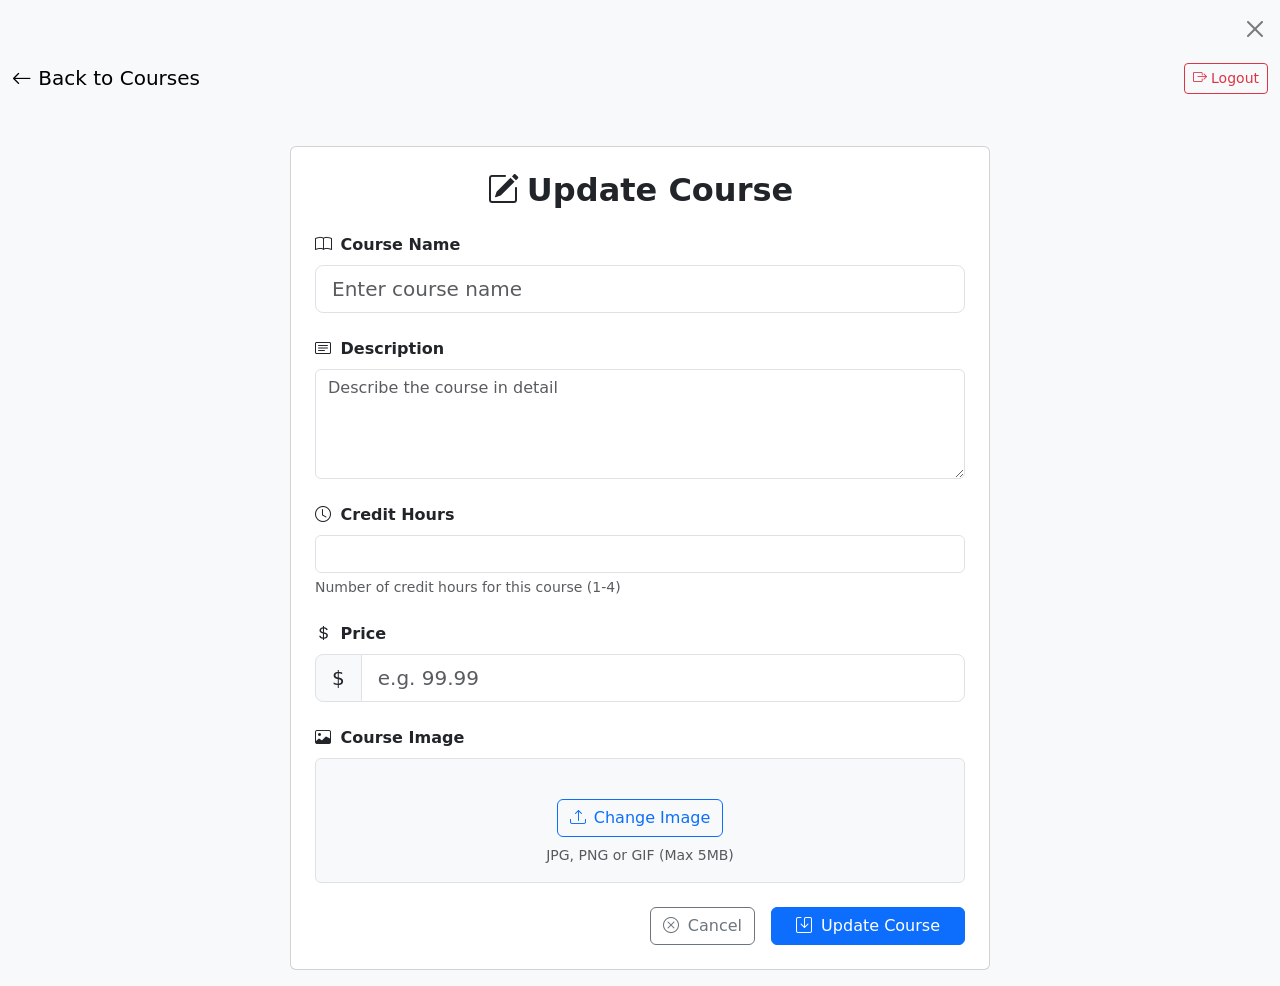
<file: src/main/resources/templates/update-course.html>
<!DOCTYPE html>
<html xmlns:th="http://www.thymeleaf.org" lang="en"
      xmlns:sec="http://www.thymeleaf.org/extras/spring-security">
<head>
    <meta charset="UTF-8">
    <title>Update Course</title>
    <link href="https://cdn.jsdelivr.net/npm/bootstrap@5.3.0/dist/css/bootstrap.min.css" rel="stylesheet">
    <link rel="stylesheet" href="https://cdn.jsdelivr.net/npm/bootstrap-icons@1.9.1/font/bootstrap-icons.css">
    <link rel="stylesheet" th:href="@{/css/courses.css}">
</head>
<body class="bg-light">

<!-- Notification Container -->
<div id="notification" class="notification">
    <div class="alert alert-dismissible fade show" role="alert">
        <span id="notificationMessage"></span>
        <button type="button" class="btn-close" onclick="hideNotification()"></button>
    </div>
</div>

<nav class="navbar navbar-expand-lg navbar-light bg-light mb-4">
    <div class="container-fluid">
        <a class="navbar-brand"
           th:href="@{${@environment.getProperty('app.paths.frontend-base')} + ${@environment.getProperty('app.paths.course-base')}}">
            <i class="bi bi-arrow-left"></i> Back to Courses
        </a>
        <div class="d-flex">
            <button id="logoutBtn" class="btn btn-outline-danger btn-sm">
                <i class="bi bi-box-arrow-right"></i> Logout
            </button>
        </div>
    </div>
</nav>

<div class="container py-3">
    <div class="card mx-auto" style="max-width: 700px;">
        <div class="card-body p-4">
            <h2 class="card-title mb-4 text-center fw-bold">
                <i class="bi bi-pencil-square me-2"></i>Update Course
            </h2>

            <form id="courseForm" th:object="${course}" onsubmit="submitForm(event)">
                <!-- Course ID (hidden) -->
                <input type="hidden" id="courseId" th:value="${course.id}">

                <!-- Course Name -->
                <div class="mb-4">
                    <label for="name" class="form-label fw-semibold">
                        <i class="bi bi-book me-1"></i> Course Name
                    </label>
                    <input type="text" id="name" name="name" class="form-control form-control-lg"
                           th:value="${course.name}" placeholder="Enter course name" required>
                </div>

                <!-- Description -->
                <div class="mb-4">
                    <label for="description" class="form-label fw-semibold">
                        <i class="bi bi-card-text me-1"></i> Description
                    </label>
                    <textarea id="description" name="description" class="form-control"
                              rows="4" placeholder="Describe the course in detail" required
                              th:text="${course.description}"></textarea>
                </div>

                <!-- Credit Hours -->
                <div class="mb-4">
                    <label for="creditHours" class="form-label fw-semibold">
                        <i class="bi bi-clock me-1"></i> Credit Hours
                    </label>
                    <input type="number" id="creditHours" name="creditHours" class="form-control"
                           th:value="${course.creditHours}" min="1" max="10" required>
                    <div class="form-text">Number of credit hours for this course (1-4)</div>
                </div>

                <!-- Cost -->
                <div class="mb-4">
                    <label for="cost" class="form-label fw-semibold">
                        <i class="bi bi-currency-dollar me-1"></i> Price
                    </label>
                    <div class="input-group input-group-lg">
                        <span class="input-group-text">$</span>
                        <input type="number" id="cost" name="cost" step="0.01" min="0"
                               class="form-control" placeholder="e.g. 99.99" required
                               th:value="${#numbers.formatDecimal(course.cost, 1, 2)}">
                    </div>
                </div>

                <!-- Image Upload -->
                <div class="mb-4">
                    <label for="imageFile" class="form-label fw-semibold">
                        <i class="bi bi-image me-1"></i> Course Image
                    </label>
                    <div class="border rounded p-3 text-center bg-light">
                        <img id="imagePreview" th:src="${course.imageUrl}" class="img-fluid course-image-preview mb-3">
                        <div class="d-flex flex-column align-items-center">
                            <input type="file" id="imageFile" name="imageFile"
                                   class="form-control d-none" accept="image/*"
                                   onchange="previewImage(this)">
                            <button type="button" class="btn btn-outline-primary mb-2"
                                    onclick="document.getElementById('imageFile').click()">
                                <i class="bi bi-upload me-2"></i>Change Image
                            </button>
                            <small class="text-muted">JPG, PNG or GIF (Max 5MB)</small>
                        </div>
                    </div>
                </div>

                <!-- Submit Buttons -->
                <div class="d-grid gap-2 d-md-flex justify-content-md-end mt-4">
                    <button type="button" class="btn btn-outline-secondary me-md-2"
                            onclick="window.location.href=FRONTEND_BASE +COURSE_BASE">
                        <i class="bi bi-x-circle me-1"></i> Cancel
                    </button>
                    <button type="submit" class="btn btn-primary px-4" id="submitBtn">
                        <span class="spinner-border spinner-border-sm d-none" id="submitSpinner" role="status"></span>
                        <i class="bi bi-save me-1"></i> Update Course
                    </button>
                </div>
            </form>
        </div>
    </div>
</div>

<script>
  window.APP_CONFIG = {
    apiBase: "[[${@environment.getProperty('app.paths.api-base')}]]",
    authBase: "[[${@environment.getProperty('app.paths.auth-base')}]]",
    frontendBase: "[[${@environment.getProperty('app.paths.frontend-base')}]]",
    courseBase: "[[${@environment.getProperty('app.paths.course-base')}]]"
  };
</script>

<script th:src="@{/js/updateCourse.js}"></script>

</body>
</html>
</file>
